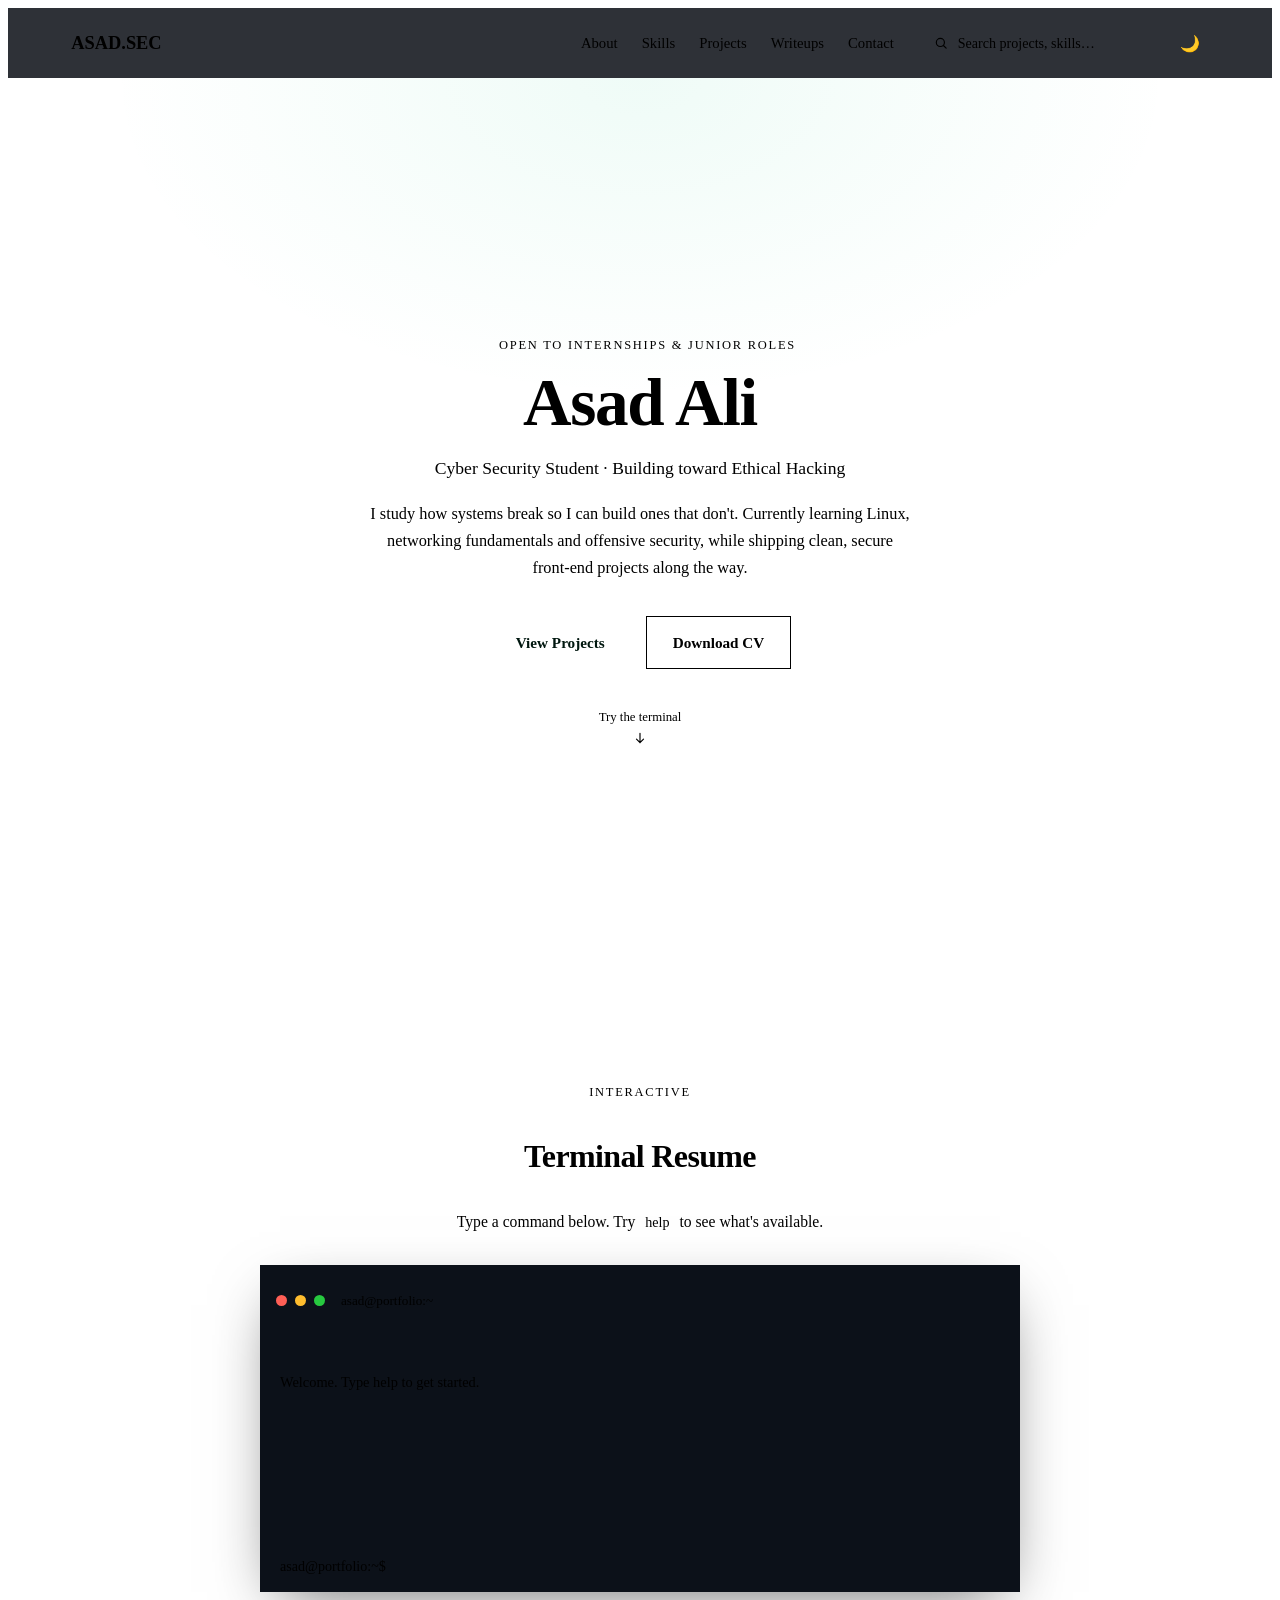
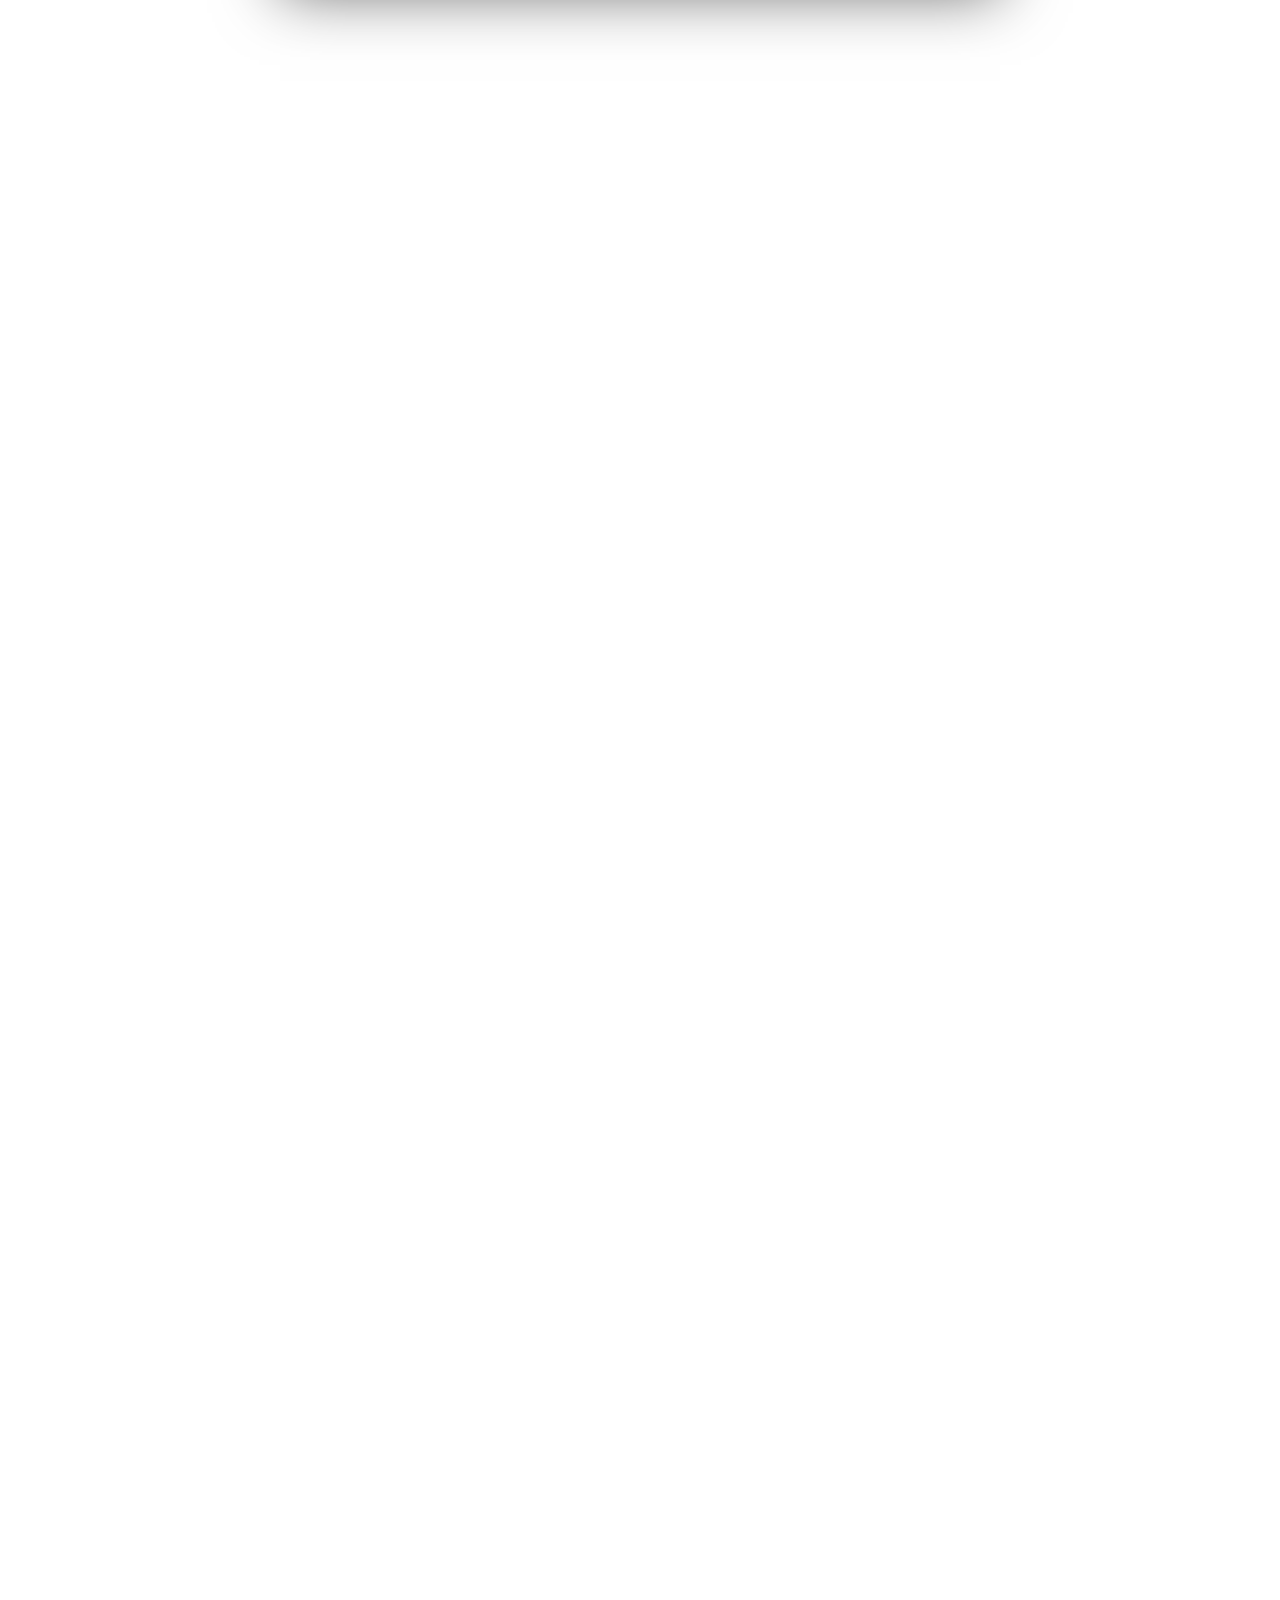
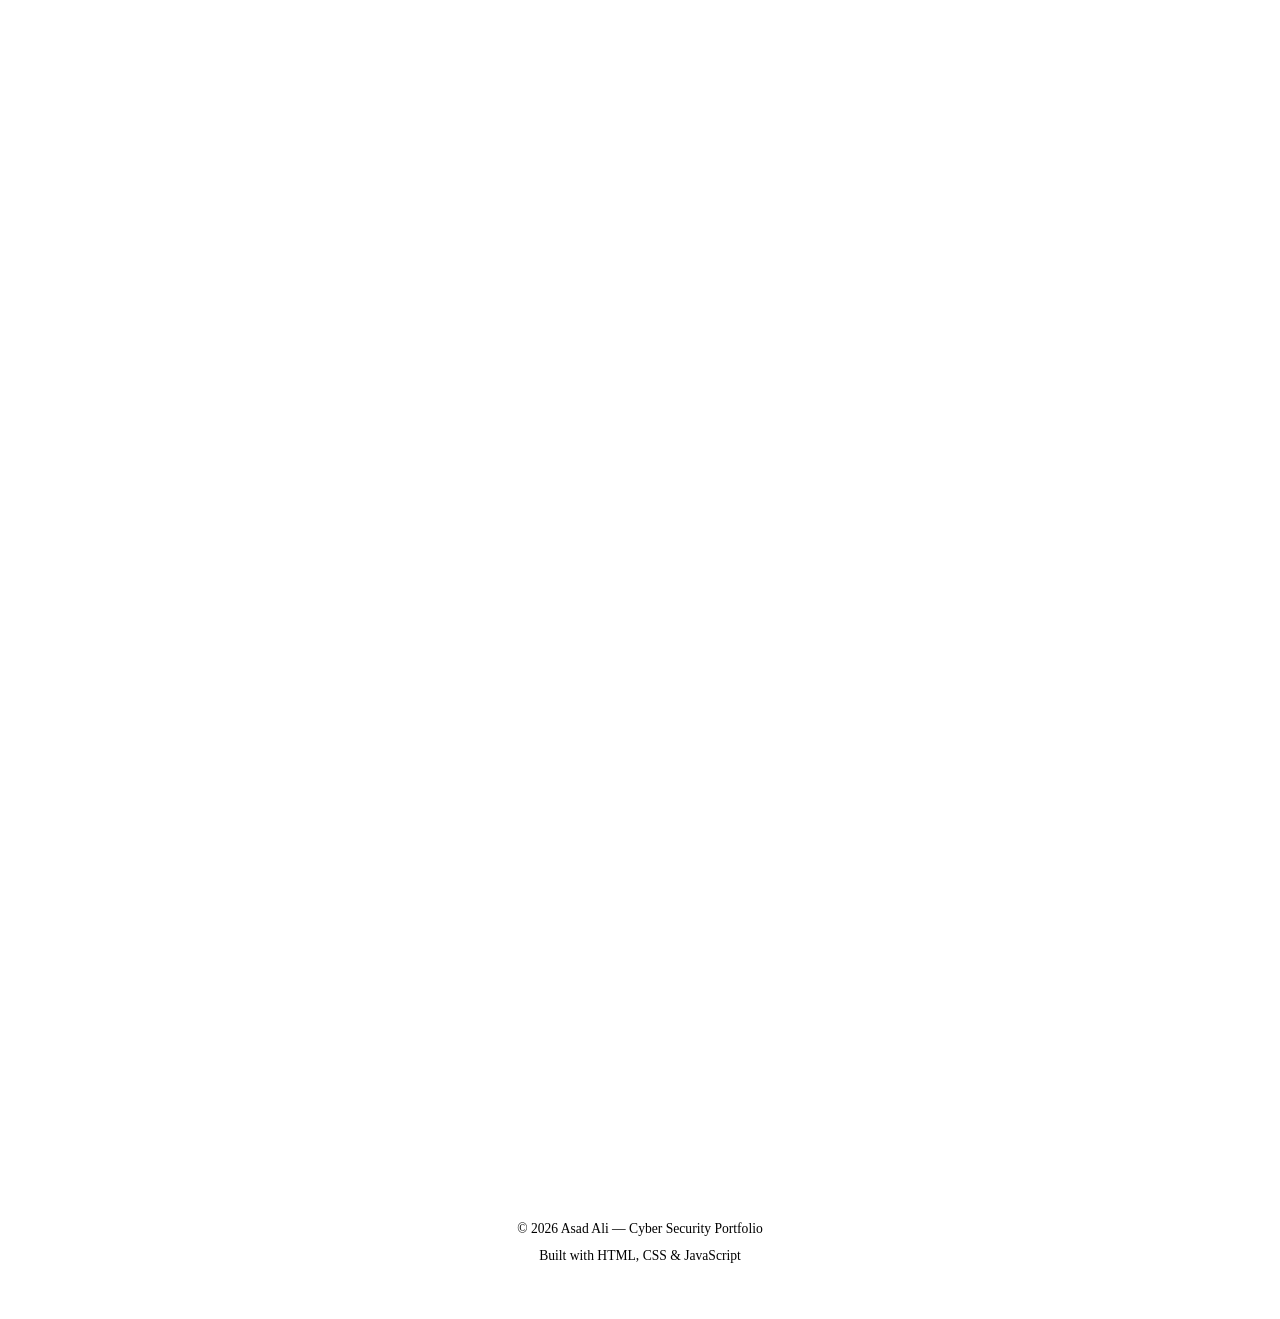
<file: index.html>
<!DOCTYPE html>
<html lang="en">
<head>
<meta charset="UTF-8">
<meta name="viewport" content="width=device-width, initial-scale=1.0">
<title>Asad Ali — Cyber Security Student &amp; Ethical Hacker in Training</title>
<meta name="description" content="Asad Ali is a Cyber Security student building secure web applications and learning ethical hacking, Linux and networking fundamentals.">

<meta property="og:type" content="website">
<meta property="og:title" content="Asad Ali — Cyber Security Student">
<meta property="og:description" content="Portfolio of Asad Ali — Cyber Security student learning ethical hacking, Linux and secure web development.">
<meta property="og:url" content="https://asaddone.github.io/hacker-num-one-/">
<meta property="og:image" content="https://asaddone.github.io/hacker-num-one-/assets/og-image.png">
<meta name="theme-color" content="#0a0e14">

<link rel="icon" href="data:image/svg+xml,%3Csvg xmlns='http://www.w3.org/2000/svg' viewBox='0 0 100 100'%3E%3Crect width='100' height='100' rx='20' fill='%230a0e14'/%3E%3Cpath d='M50 15 L82 28 V50 C82 70 68 85 50 90 C32 85 18 70 18 50 V28 Z' fill='none' stroke='%2334d399' stroke-width='5'/%3E%3Cpath d='M38 50 L46 58 L64 40' fill='none' stroke='%2334d399' stroke-width='6' stroke-linecap='round' stroke-linejoin='round'/%3E%3C/svg%3E">

<link rel="preconnect" href="https://fonts.googleapis.com">
<link rel="preconnect" href="https://fonts.gstatic.com" crossorigin>
<link href="https://fonts.googleapis.com/css2?family=Space+Grotesk:wght@500;600;700&family=Inter:wght@400;500;600&family=JetBrains+Mono:wght@400;500;600&display=swap" rel="stylesheet">

<link rel="stylesheet" href="style.css">
</head>
<body>

<div id="loader" aria-hidden="true"><div class="spinner"></div></div>

<a class="skip-link" href="#main">Skip to content</a>

<header class="navbar">
  <div class="nav-inner">
    <a href="#home" class="logo">ASAD<span>.SEC</span></a>

    <button class="nav-toggle" id="navToggle" aria-label="Toggle menu" aria-expanded="false">
      <span></span><span></span><span></span>
    </button>

    <div class="nav-right" id="navRight">
      <nav aria-label="Primary">
        <a href="#about">About</a>
        <a href="#skills">Skills</a>
        <a href="#projects">Projects</a>
        <a href="#writeups">Writeups</a>
        <a href="#contact">Contact</a>
      </nav>

      <div class="nav-search">
        <svg width="16" height="16" viewBox="0 0 24 24" fill="none" aria-hidden="true"><circle cx="11" cy="11" r="7" stroke="currentColor" stroke-width="2"/><path d="M21 21l-4.3-4.3" stroke="currentColor" stroke-width="2" stroke-linecap="round"/></svg>
        <input type="text" id="siteSearch" placeholder="Search projects, skills…" autocomplete="off">
      </div>

      <button id="themeBtn" aria-label="Toggle light/dark theme">🌙</button>
    </div>
  </div>
  <div class="search-results" id="searchResults" hidden></div>
</header>

<main id="main">

  <!-- ============ HERO ============ -->
  <section class="hero" id="home">
    <div class="hero-inner">
      <p class="eyebrow"><span class="status-dot"></span>Open to internships &amp; junior roles</p>
      <h1>Asad Ali</h1>
      <p class="hero-role">Cyber Security Student <span class="dot-sep">·</span> Building toward Ethical Hacking</p>
      <p class="hero-desc">
        I study how systems break so I can build ones that don't. Currently learning
        Linux, networking fundamentals and offensive security, while shipping clean,
        secure front-end projects along the way.
      </p>

      <div class="hero-actions">
        <a href="#projects" class="btn btn-primary">View Projects</a>
        <a href="assets/cv.md" download class="btn btn-ghost">Download CV</a>
      </div>

      <button class="scroll-hint" id="scrollHint" aria-label="Scroll to terminal">
        <span>Try the terminal</span>
        <svg width="14" height="14" viewBox="0 0 24 24" fill="none"><path d="M12 4v16m0 0l-6-6m6 6l6-6" stroke="currentColor" stroke-width="2" stroke-linecap="round" stroke-linejoin="round"/></svg>
      </button>
    </div>
  </section>

  <!-- ============ TERMINAL RESUME (signature) ============ -->
  <section class="terminal-section" id="terminal-resume">
    <div class="section-head">
      <p class="eyebrow">Interactive</p>
      <h2>Terminal Resume</h2>
      <p class="section-sub">Type a command below. Try <code>help</code> to see what's available.</p>
    </div>

    <div class="terminal">
      <div class="terminal-header">
        <span class="dot red"></span><span class="dot yellow"></span><span class="dot green"></span>
        <p>asad@portfolio:~</p>
      </div>
      <div class="terminal-body" id="termBody">
        <p class="term-line">Welcome. Type <span class="term-accent">help</span> to get started.</p>
      </div>
      <div class="terminal-input-row">
        <span class="prompt">asad@portfolio:~$</span>
        <input type="text" id="termInput" autocomplete="off" spellcheck="false" aria-label="Terminal command input">
      </div>
    </div>
  </section>

  <div class="container">

    <!-- ============ ABOUT ============ -->
    <section id="about" class="reveal">
      <div class="section-head">
        <p class="eyebrow">About</p>
        <h2>Who I am</h2>
      </div>
      <div class="about-grid">
        <p class="about-text">
          I'm Asad Ali, a Cyber Security student with a hands-on interest in ethical
          hacking, Linux and secure web development. I like understanding a system well
          enough to know where it's likely to fail — and then either fixing that, or
          building something that doesn't have the same problem.
        </p>
        <p class="about-text">
          Outside of coursework, I practice on CTF-style challenges, tinker with Kali
          Linux, and build small web projects to keep my front-end skills sharp. My goal
          is to grow into a professional penetration tester / security engineer.
        </p>
      </div>
    </section>

    <!-- ============ SKILLS ============ -->
    <section id="skills" class="reveal">
      <div class="section-head">
        <p class="eyebrow">Skills</p>
        <h2>What I work with</h2>
      </div>

      <div class="skills-grid">
        <div class="skill-row">
          <div class="skill-label"><span>HTML</span><span class="skill-level">Confident</span></div>
          <div class="bar"><div class="bar-fill" data-width="90" style="background:linear-gradient(90deg,#e34f26,#f5b942)"></div></div>
        </div>
        <div class="skill-row">
          <div class="skill-label"><span>CSS</span><span class="skill-level">Confident</span></div>
          <div class="bar"><div class="bar-fill" data-width="80" style="background:linear-gradient(90deg,#2965f1,#34d399)"></div></div>
        </div>
        <div class="skill-row">
          <div class="skill-label"><span>JavaScript</span><span class="skill-level">Developing</span></div>
          <div class="bar"><div class="bar-fill" data-width="60" style="background:linear-gradient(90deg,#f0db4f,#34d399)"></div></div>
        </div>
        <div class="skill-row">
          <div class="skill-label"><span>Linux</span><span class="skill-level">Developing</span></div>
          <div class="bar"><div class="bar-fill" data-width="70" style="background:linear-gradient(90deg,#34d399,#00d9ff)"></div></div>
        </div>
      </div>

      <div class="studying-block">
        <h3>Currently studying</h3>
        <div class="chip-row">
          <span class="chip">Networking Fundamentals</span>
          <span class="chip">Kali Linux</span>
          <span class="chip">Ethical Hacking</span>
          <span class="chip">OWASP Top 10</span>
          <span class="chip">CTF Practice</span>
        </div>
      </div>
    </section>

    <!-- ============ PROJECTS ============ -->
    <section id="projects" class="reveal">
      <div class="section-head">
        <p class="eyebrow">Projects</p>
        <h2>Case studies</h2>
        <p class="section-sub">Small, real projects — built to practice, not just to demo.</p>
      </div>

      <div class="projects-grid" id="projectsGrid">

        <article class="project-card" data-search="hacker portfolio website html css javascript">
          <div class="project-top">
            <h3>Hacker-Themed Portfolio</h3>
            <span class="status-badge done">Live</span>
          </div>
          <p>This site. A personal portfolio built from scratch to practice front-end
             development and present my security journey professionally.</p>
          <div class="tag-row"><span class="tag">HTML</span><span class="tag">CSS</span><span class="tag">JavaScript</span></div>
          <div class="project-links">
            <a href="https://asaddone.github.io/hacker-num-one-/" target="_blank" rel="noopener">Live Demo →</a>
            <a href="https://github.com/asaddone/hacker-num-one-" target="_blank" rel="noopener">Source Code →</a>
          </div>
        </article>

        <article class="project-card" data-search="weather app api javascript fetch">
          <div class="project-top">
            <h3>Weather Lookup</h3>
            <span class="status-badge done">Live</span>
          </div>
          <p>A small tool that fetches live weather for any city using a public API,
             built to practice async JavaScript and error handling.</p>
          <div class="tag-row"><span class="tag">JavaScript</span><span class="tag">Fetch API</span></div>
          <div class="project-links">
            <a href="#labs">Try it in Labs →</a>
            <a href="https://github.com/asaddone/hacker-num-one-/blob/main/script.js" target="_blank" rel="noopener">Source Code →</a>
          </div>
        </article>

        <article class="project-card" data-search="password generator security random javascript">
          <div class="project-top">
            <h3>Password Generator</h3>
            <span class="status-badge done">Live</span>
          </div>
          <p>Generates strong, random passwords in-browser — a first step into thinking
             about credential security.</p>
          <div class="tag-row"><span class="tag">JavaScript</span><span class="tag">Security</span></div>
          <div class="project-links">
            <a href="#labs">Try it in Labs →</a>
            <a href="https://github.com/asaddone/hacker-num-one-/blob/main/script.js" target="_blank" rel="noopener">Source Code →</a>
          </div>
        </article>

        <article class="project-card" data-search="notes app localstorage javascript">
          <div class="project-top">
            <h3>Notes App</h3>
            <span class="status-badge done">Live</span>
          </div>
          <p>A minimal note-taking tool using browser storage, built to practice
             persisting state on the client.</p>
          <div class="tag-row"><span class="tag">JavaScript</span><span class="tag">Web Storage</span></div>
          <div class="project-links">
            <a href="#labs">Try it in Labs →</a>
            <a href="https://github.com/asaddone/hacker-num-one-/blob/main/script.js" target="_blank" rel="noopener">Source Code →</a>
          </div>
        </article>

        <article class="project-card" data-search="calculator javascript">
          <div class="project-top">
            <h3>Calculator</h3>
            <span class="status-badge done">Live</span>
          </div>
          <p>A basic arithmetic calculator — an early JavaScript exercise kept here as
             part of the learning trail.</p>
          <div class="tag-row"><span class="tag">JavaScript</span></div>
          <div class="project-links">
            <a href="#labs">Try it in Labs →</a>
            <a href="https://github.com/asaddone/hacker-num-one-/blob/main/script.js" target="_blank" rel="noopener">Source Code →</a>
          </div>
        </article>

        <article class="project-card" data-search="to-do list task manager javascript">
          <div class="project-top">
            <h3>To-Do List</h3>
            <span class="status-badge coming">In Progress</span>
          </div>
          <p>A simple task manager for practicing DOM manipulation and state updates.</p>
          <div class="tag-row"><span class="tag">JavaScript</span><span class="tag">DOM</span></div>
          <div class="project-links">
            <a href="#labs">Try it in Labs →</a>
            <a href="https://github.com/asaddone/hacker-num-one-/blob/main/script.js" target="_blank" rel="noopener">Source Code →</a>
          </div>
        </article>

      </div>
    </section>

    <!-- ============ WRITEUPS ============ -->
    <section id="writeups" class="reveal">
      <div class="section-head">
        <p class="eyebrow">Writeups</p>
        <h2>CTF &amp; Security Notes</h2>
        <p class="section-sub">Where I'll publish walkthroughs as I work through challenges.</p>
      </div>

      <div class="writeups-grid">
        <article class="writeup-card placeholder">
          <span class="tag">Coming soon</span>
          <h3>First CTF Writeup</h3>
          <p>Working through my first beginner-friendly CTF room — writeup in progress.</p>
        </article>
        <article class="writeup-card placeholder">
          <span class="tag">Coming soon</span>
          <h3>OWASP Top 10, Explained</h3>
          <p>Notes on each OWASP Top 10 vulnerability class as I study them, in plain language.</p>
        </article>
        <article class="writeup-card placeholder">
          <span class="tag">Coming soon</span>
          <h3>Home Lab Setup</h3>
          <p>Documenting my Kali Linux practice environment and the tools I'm learning.</p>
        </article>
      </div>
    </section>

    <!-- ============ LABS (relocated demos) ============ -->
    <section id="labs" class="reveal">
      <div class="section-head">
        <p class="eyebrow">Playground</p>
        <h2>Interactive Labs</h2>
        <p class="section-sub">Small working tools from the projects above — kept here so the rest of the site stays focused.</p>
      </div>

      <div class="labs-grid">

        <div class="lab-box">
          <h3>🌤 Weather Lookup</h3>
          <div class="lab-controls">
            <input type="text" id="city" placeholder="Enter a city">
            <button onclick="getWeather()">Search</button>
          </div>
          <div id="weatherResult" class="lab-output"></div>
        </div>

        <div class="lab-box">
          <h3>🔐 Password Generator</h3>
          <div class="lab-controls">
            <input type="text" id="passwordBox" readonly>
            <button onclick="generatePassword()">Generate</button>
          </div>
        </div>

        <div class="lab-box">
          <h3>🕒 Live Clock</h3>
          <div id="clock" class="lab-clock">00:00:00</div>
          <p id="date" class="lab-date"></p>
        </div>

        <div class="lab-box">
          <h3>📝 Notes</h3>
          <textarea id="noteInput" placeholder="Write a note…"></textarea>
          <div class="lab-controls">
            <button onclick="saveNote()">Save</button>
            <button onclick="loadNote()">Load</button>
            <button onclick="deleteNote()">Delete</button>
          </div>
        </div>

        <div class="lab-box">
          <h3>🧮 Calculator</h3>
          <div class="calculator">
            <input type="text" id="display" readonly>
            <button onclick="addValue('7')">7</button><button onclick="addValue('8')">8</button><button onclick="addValue('9')">9</button><button onclick="addValue('/')">/</button>
            <button onclick="addValue('4')">4</button><button onclick="addValue('5')">5</button><button onclick="addValue('6')">6</button><button onclick="addValue('*')">*</button>
            <button onclick="addValue('1')">1</button><button onclick="addValue('2')">2</button><button onclick="addValue('3')">3</button><button onclick="addValue('-')">-</button>
            <button onclick="addValue('0')">0</button><button onclick="clearDisplay()">C</button><button onclick="calculate()">=</button><button onclick="addValue('+')">+</button>
          </div>
        </div>

        <div class="lab-box">
          <h3>📋 To-Do List</h3>
          <div class="lab-controls">
            <input type="text" id="taskInput" placeholder="Enter a task">
            <button onclick="addTask()">Add</button>
          </div>
          <ul id="taskList" class="lab-list"></ul>
        </div>

      </div>
    </section>

    <!-- ============ STATS ============ -->
    <section id="website-stats" class="reveal">
      <div class="stats-grid">
        <div class="stat-box"><h3 class="counter" data-target="7">0</h3><p>Projects Built</p></div>
        <div class="stat-box"><h3 class="counter" data-target="2026">0</h3><p>Started</p></div>
        <div class="stat-box"><h3 class="counter" data-target="5">0</h3><p>Core Skills</p></div>
      </div>
    </section>

    <!-- ============ CONTACT ============ -->
    <section id="contact" class="reveal">
      <div class="section-head">
        <p class="eyebrow">Contact</p>
        <h2>Let's talk</h2>
        <p class="section-sub">Open to internships, junior roles and collaboration.</p>
      </div>

      <div class="contact-grid">
        <a class="contact-item" href="mailto:asadakbarali79@gmail.com">
          <span class="contact-label">Email</span><span>asadakbarali79@gmail.com</span>
        </a>
        <a class="contact-item" href="tel:+923247718034">
          <span class="contact-label">Phone</span><span>+92 324 7718034</span>
        </a>
      </div>

      <div class="social-links">
        <a href="https://github.com/asaddone" target="_blank" rel="noopener">GitHub</a>
        <a href="https://linkedin.com/" target="_blank" rel="noopener">LinkedIn</a>
      </div>
    </section>

  </div>
</main>

<button id="topBtn" onclick="topFunction()" aria-label="Scroll to top">↑</button>

<footer>
  <p>© 2026 Asad Ali — Cyber Security Portfolio</p>
  <p>Built with HTML, CSS &amp; JavaScript</p>
</footer>

<script src="script.js"></script>
</body>
</html>
</file>
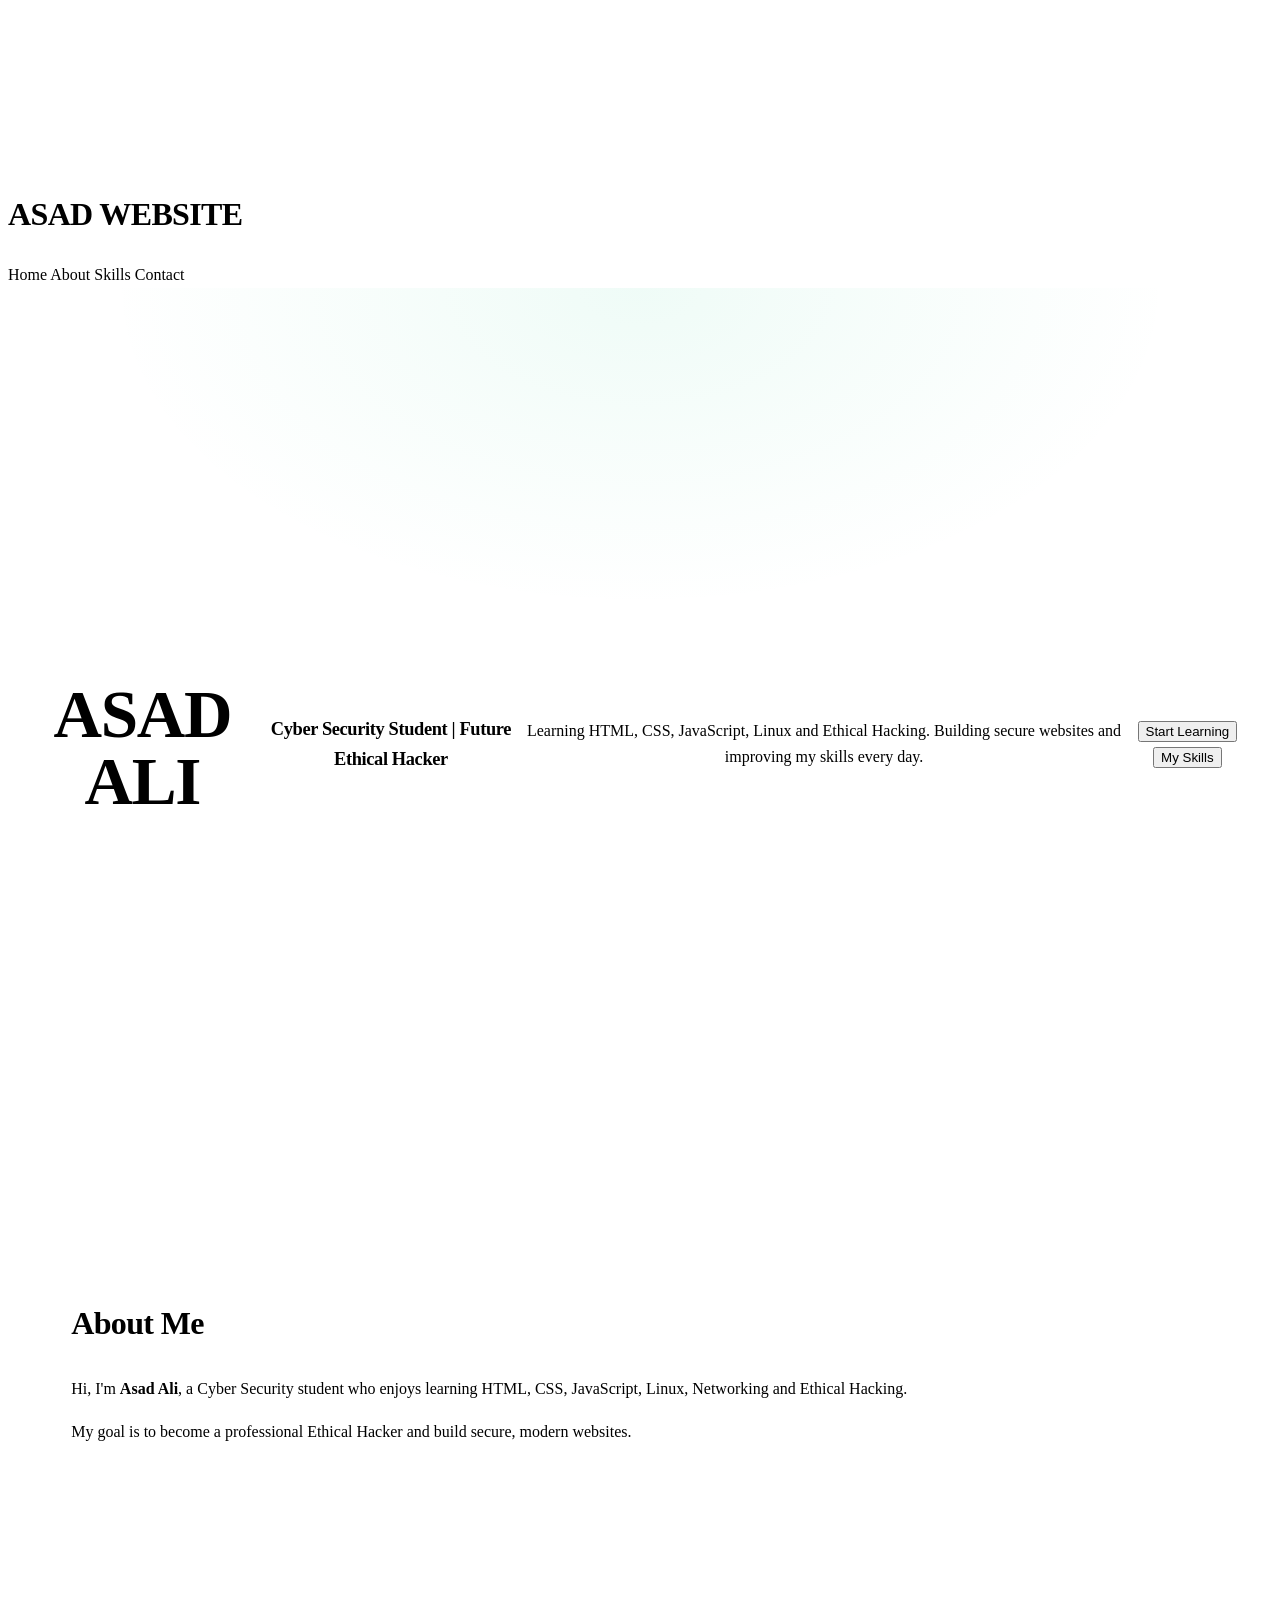
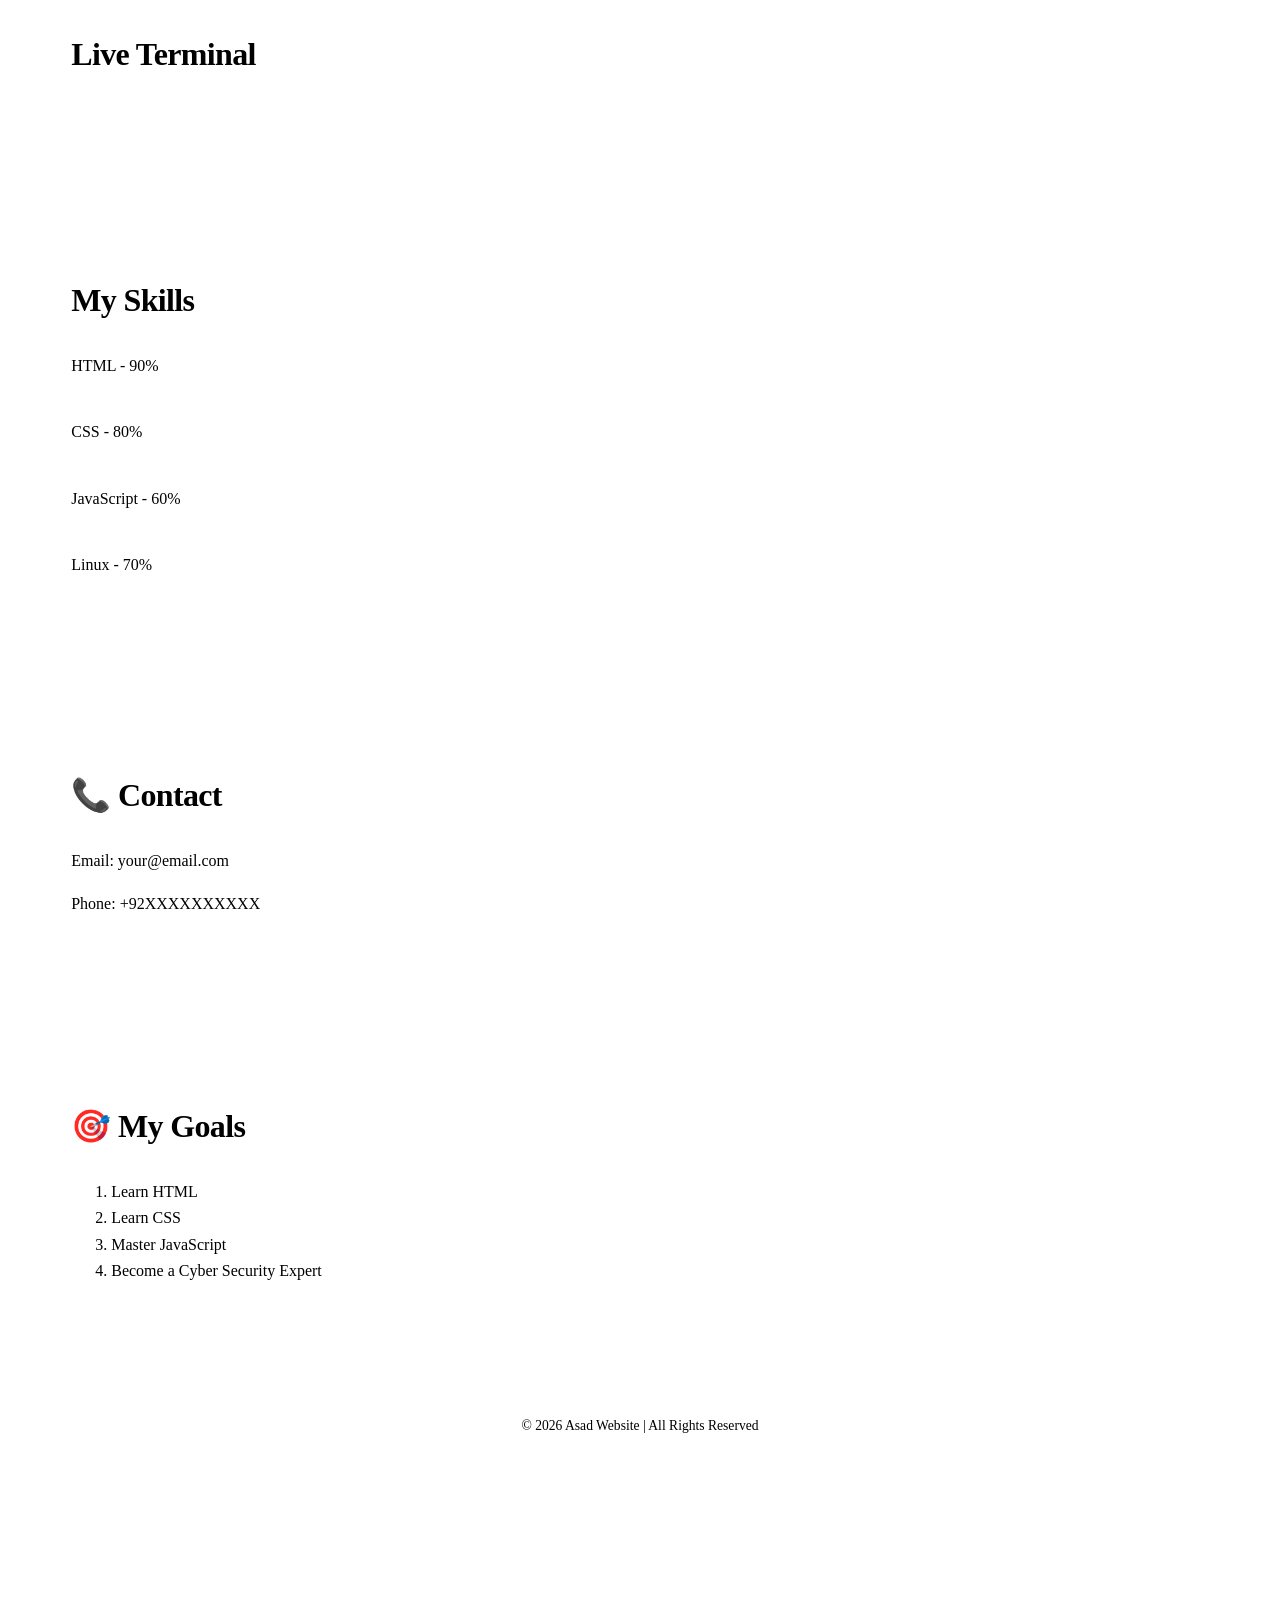
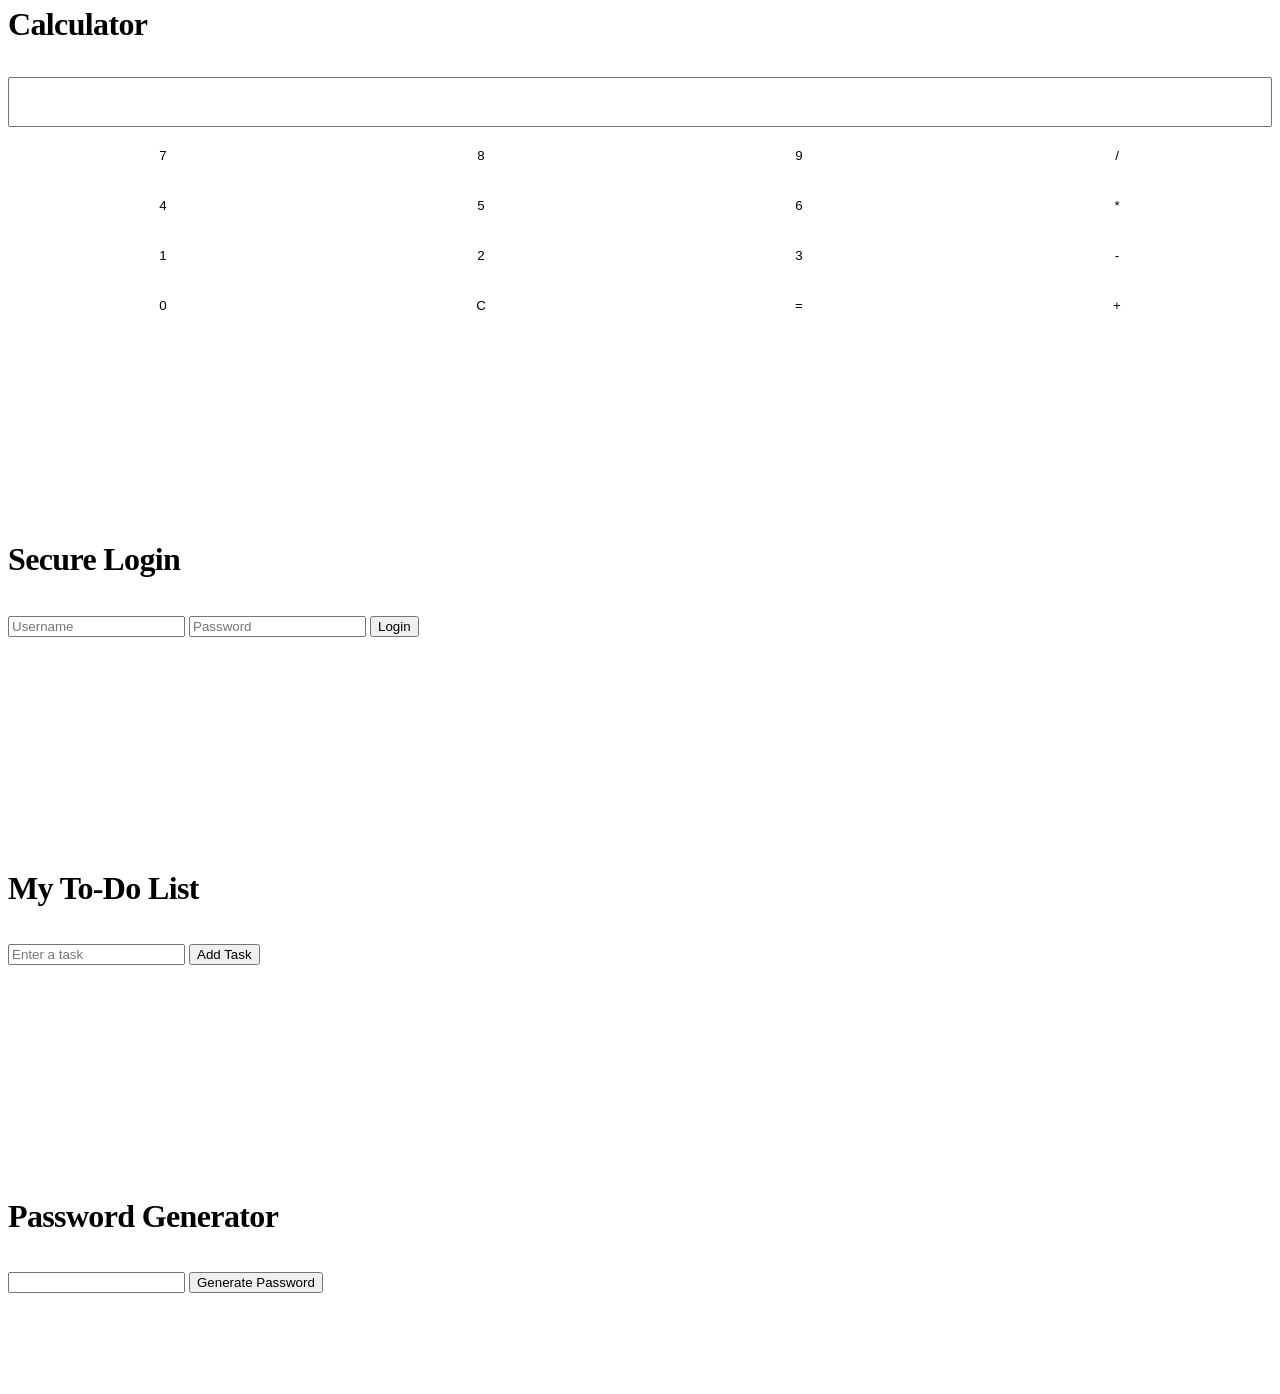
<file: index_backup.html>
<!DOCTYPE html>
<html lang="en">
<head>
    <meta charset="UTF-8">
    <meta name="viewport" content="width=device-width, initial-scale=1.0">
    <title>Asad Website</title>


         <link rel="stylesheet" href="style.css">
</head>

<body>
<canvas id="matrix"></canvas>
<header>

    <h1>ASAD WEBSITE</h1>

    <nav>
       <nav>
    <a href="#">Home</a>
    <a href="#about">About</a>
    <a href="#skills">Skills</a>
    <a href="#contact">Contact</a>
</nav>
    </nav>

</header>
<main>  <section class="hero" id="home">

    <h2 id="typing"></h2>

    <h1>ASAD ALI</h1>

    <h3>Cyber Security Student | Future Ethical Hacker</h3>

    <p>
        Learning HTML, CSS, JavaScript, Linux and Ethical Hacking.
        Building secure websites and improving my skills every day.
    </p>

    <div class="hero-buttons">
        <button onclick="welcome()">Start Learning</button>
        <button onclick="showSkills()">My Skills</button>
    </div>

</section>

<div class="container">

    <section id="about" class="card">

    <h2>About Me</h2>

    <p>
        Hi, I'm <strong>Asad Ali</strong>, a Cyber Security student who enjoys learning
        HTML, CSS, JavaScript, Linux, Networking and Ethical Hacking.
    </p>

    <p>
        My goal is to become a professional Ethical Hacker and build secure,
        modern websites.
    </p>

</section>
<section id="terminal">
    <h2>Live Terminal</h2>

    <div class="terminal-box">
        <p id="terminalText"></p>
    </div>
</section>
   <section id="skills">
    <h2>My Skills</h2>

    <div class="skill">
        <p>HTML - 90%</p>
        <div class="bar"><div class="html"></div></div>
    </div>

    <div class="skill">
        <p>CSS - 80%</p>
        <div class="bar"><div class="css"></div></div>
    </div>

    <div class="skill">
        <p>JavaScript - 60%</p>
        <div class="bar"><div class="js"></div></div>
    </div>

    <div class="skill">
        <p>Linux - 70%</p>
        <div class="bar"><div class="linux"></div></div>
    </div>
</section>

    <section id="contact" class="card">

        <h2>📞 Contact</h2>

        <p>Email: your@email.com</p>

        <p>Phone: +92XXXXXXXXXX</p>

    </section>

    <section class="card">

        <h2>🎯 My Goals</h2>

        <ol>
            <li>Learn HTML</li>
            <li>Learn CSS</li>
            <li>Master JavaScript</li>
            <li>Become a Cyber Security Expert</li>
        </ol>

    </section>

</div>

<footer>
    <p>© 2026 Asad Website | All Rights Reserved</p>
</footer>

</main>
       <section id="calculator">
    <h2>Calculator</h2>

    <div class="calculator">
        <input type="text" id="display" readonly>

        <button onclick="addValue('7')">7</button>
        <button onclick="addValue('8')">8</button>
        <button onclick="addValue('9')">9</button>
        <button onclick="addValue('/')">/</button>

        <button onclick="addValue('4')">4</button>
        <button onclick="addValue('5')">5</button>
        <button onclick="addValue('6')">6</button>
        <button onclick="addValue('*')">*</button>

        <button onclick="addValue('1')">1</button>
        <button onclick="addValue('2')">2</button>
        <button onclick="addValue('3')">3</button>
        <button onclick="addValue('-')">-</button>

        <button onclick="addValue('0')">0</button>
        <button onclick="clearDisplay()">C</button>
        <button onclick="calculate()">=</button>
        <button onclick="addValue('+')">+</button>
    </div>
</section>    <section id="login">
    <h2>Secure Login</h2>

    <div class="login-box">
        <input type="text" id="username" placeholder="Username">

        <input type="password" id="password" placeholder="Password">

        <button onclick="login()">Login</button>

        <p id="result"></p>
    </div>
</section> <section id="todo">
    <h2>My To-Do List</h2>

    <input type="text" id="taskInput" placeholder="Enter a task">

    <button onclick="addTask()">Add Task</button>

    <ul id="taskList"></ul>
</section>  <section id="password">
    <h2>Password Generator</h2>

    <input type="text" id="passwordBox" readonly>

    <button onclick="generatePassword()">Generate Password</button>
</section>    <script src="script.js"></script>
</body>

</html>
</file>
<file: style.css>
#0a0e14;
  --bg-elevated:#0f1420;
  --surface:#131a26;
  --surface-hover:#171f2e;
  --border:#1e2733;
  --border-strong:#2a3547;

  --text:#e7edf5;
  --text-dim:#94a3b8;
  --text-faint:#5b6b80;

  --accent:#34d399;
  --accent-soft:rgba(52,211,153,.12);
  --accent-strong:#5eead4;
  --amber:#f5b942;
  --danger:#f0546a;

  --font-display:'Space Grotesk', sans-serif;
  --font-body:'Inter', sans-serif;
  --font-mono:'JetBrains Mono', monospace;

  --radius-sm:8px;
  --radius:14px;
  --radius-lg:20px;
  --ease:cubic-bezier(.4,0,.2,1);
}

*{ margin:0; padding:0; box-sizing:border-box; }
html{ scroll-behavior:smooth; }

body{
  background:var(--bg);
  color:var(--text);
  font-family:var(--font-body);
  line-height:1.65;
  overflow-x:hidden;
  -webkit-font-smoothing:antialiased;
}

@media (prefers-reduced-motion: reduce){
  html{ scroll-behavior:auto; }
  *{ animation-duration:.01ms !important; animation-iteration-count:1 !important; transition-duration:.01ms !important; }
}

.skip-link{
  position:absolute; left:-999px; top:0;
  background:var(--accent); color:#000; padding:10px 16px; z-index:10000; border-radius:0 0 8px 0;
}
.skip-link:focus{ left:0; }

a{ color:var(--accent); text-decoration:none; transition:color .2s var(--ease); }
a:hover{ color:var(--accent-strong); }

img{ max-width:100%; display:block; }

::selection{ background:var(--accent); color:#00120c; }

::-webkit-scrollbar{ width:10px; }
::-webkit-scrollbar-track{ background:var(--bg); }
::-webkit-scrollbar-thumb{ background:var(--border-strong); border-radius:20px; }
::-webkit-scrollbar-thumb:hover{ background:var(--accent); }

:focus-visible{
  outline:2px solid var(--accent);
  outline-offset:3px;
  border-radius:4px;
}

h1,h2,h3{ font-family:var(--font-display); color:var(--text); font-weight:600; letter-spacing:-.02em; }
h2{ font-size:2rem; }
h3{ font-size:1.15rem; }
p{ color:var(--text-dim); }

code{ font-family:var(--font-mono); background:var(--surface); padding:2px 6px; border-radius:4px; color:var(--accent); font-size:.9em; }

.container{ width:90%; max-width:1160px; margin:auto; }
section{ padding:90px 0; }
.container > section{ padding:70px 0; border-top:1px solid var(--border); }
.container > section:first-child{ border-top:none; }

.section-head{ margin-bottom:36px; max-width:640px; }
.eyebrow{
  font-family:var(--font-mono); font-size:.78rem; letter-spacing:.14em; text-transform:uppercase;
  color:var(--accent); margin-bottom:10px; display:flex; align-items:center; gap:8px;
}
.section-sub{ color:var(--text-dim); margin-top:8px; font-size:.98rem; }

.btn{
  display:inline-flex; align-items:center; justify-content:center; gap:8px;
  padding:13px 26px; border-radius:var(--radius-sm); font-weight:600; font-size:.95rem;
  border:1px solid transparent; cursor:pointer; transition:transform .2s var(--ease), box-shadow .2s var(--ease), background .2s var(--ease);
  font-family:var(--font-body);
}
.btn-primary{ background:var(--accent); color:#00170f; }
.btn-primary:hover{ transform:translateY(-2px); box-shadow:0 8px 24px -8px rgba(52,211,153,.5); color:#00170f; }
.btn-ghost{ background:transparent; border-color:var(--border-strong); color:var(--text); }
.btn-ghost:hover{ border-color:var(--accent); color:var(--accent); transform:translateY(-2px); }

/* ==========================================================
   LOADER
========================================================== */
#loader{
  position:fixed; inset:0; background:var(--bg); display:flex; align-items:center; justify-content:center;
  z-index:9999; transition:opacity .4s var(--ease), visibility .4s var(--ease);
}
#loader.hidden{ opacity:0; visibility:hidden; }
.spinner{
  width:38px; height:38px; border:3px solid var(--border);
  border-top:3px solid var(--accent); border-radius:50%; animation:spin .8s linear infinite;
}
@keyframes spin{ to{ transform:rotate(360deg); } }

/* ==========================================================
   NAVBAR
========================================================== */
.navbar{
  position:sticky; top:0; z-index:1000;
  background:rgba(10,14,20,.85); backdrop-filter:blur(10px);
  border-bottom:1px solid var(--border);
}
.nav-inner{
  width:90%; max-width:1160px; margin:auto;
  display:flex; align-items:center; justify-content:space-between; padding:16px 0;
}
.logo{ font-family:var(--font-display); font-weight:700; font-size:1.15rem; color:var(--text); }
.logo span{ color:var(--accent); }
.logo:hover{ color:var(--text); }

.nav-right{ display:flex; align-items:center; gap:28px; }
nav[aria-label="Primary"]{ display:flex; gap:24px; }
nav[aria-label="Primary"] a{ color:var(--text-dim); font-size:.92rem; font-weight:500; }
nav[aria-label="Primary"] a:hover{ color:var(--text); }

.nav-search{
  display:flex; align-items:center; gap:8px;
  background:var(--surface); border:1px solid var(--border); border-radius:var(--radius-sm);
  padding:8px 12px; color:var(--text-faint); min-width:190px;
}
.nav-search input{
  background:transparent; border:none; outline:none; color:var(--text); font-family:var(--font-body);
  font-size:.88rem; width:100%;
}
.nav-search input::placeholder{ color:var(--text-faint); }

#themeBtn{
  background:var(--surface); border:1px solid var(--border); border-radius:var(--radius-sm);
  width:38px; height:38px; cursor:pointer; font-size:16px; color:var(--text);
}
#themeBtn:hover{ border-color:var(--accent); }

.nav-toggle{ display:none; flex-direction:column; gap:4px; background:none; border:none; cursor:pointer; padding:6px; }
.nav-toggle span{ width:22px; height:2px; background:var(--text); border-radius:2px; }

.search-results{
  width:90%; max-width:1160px; margin:0 auto; padding:14px 0;
}
.search-results a{
  display:block; padding:10px 14px; border:1px solid var(--border); border-radius:var(--radius-sm);
  margin-top:8px; color:var(--text); background:var(--surface);
}
.search-results a:hover{ border-color:var(--accent); }
.search-results .no-results{ color:var(--text-faint); font-size:.9rem; padding:6px 0; }

/* ==========================================================
   HERO
========================================================== */
.hero{
  min-height:88vh; display:flex; align-items:center; justify-content:center;
  text-align:center; padding:60px 20px;
  background:
    radial-gradient(ellipse 60% 50% at 50% 0%, rgba(52,211,153,.08), transparent 70%);
}
.hero-inner{ max-width:680px; }

.status-dot{
  width:7px; height:7px; border-radius:50%; background:var(--accent); display:inline-block;
  box-shadow:0 0 0 3px var(--accent-soft); animation:pulse 2s infinite;
}
@keyframes pulse{ 0%,100%{ opacity:1; } 50%{ opacity:.4; } }

.eyebrow{ justify-content:center; }

.hero h1{
  font-size:clamp(2.6rem, 6vw, 4.2rem); margin:14px 0 6px; line-height:1;
}
.hero-role{ color:var(--text); font-size:1.1rem; font-weight:500; margin-bottom:18px; }
.dot-sep{ color:var(--text-faint); }
.hero-desc{ font-size:1.02rem; max-width:540px; margin:0 auto 34px; }

.hero-actions{ display:flex; gap:14px; justify-content:center; flex-wrap:wrap; margin-bottom:40px; }

.scroll-hint{
  background:none; border:none; color:var(--text-faint); font-family:var(--font-mono);
  font-size:.8rem; display:flex; flex-direction:column; align-items:center; gap:6px; cursor:pointer;
  margin:0 auto; transition:color .2s;
}
.scroll-hint:hover{ color:var(--accent); }
.scroll-hint svg{ animation:bob 1.6s infinite; }
@keyframes bob{ 0%,100%{ transform:translateY(0);} 50%{ transform:translateY(4px);} }

/* ==========================================================
   TERMINAL RESUME
========================================================== */
.terminal-section{ padding:80px 0; background:var(--bg-elevated); border-top:1px solid var(--border); border-bottom:1px solid var(--border); }
.terminal-section .section-head{ width:90%; max-width:760px; margin:0 auto 30px; text-align:center; }
.terminal-section .eyebrow{ justify-content:center; }
.terminal-section .section-sub{ margin:8px auto 0; }

.terminal{
  width:90%; max-width:760px; margin:0 auto;
  background:#0c1119; border:1px solid var(--border-strong); border-radius:var(--radius);
  overflow:hidden; box-shadow:0 20px 60px -20px rgba(0,0,0,.6);
}
.terminal-header{
  background:var(--surface); display:flex; align-items:center; gap:8px; padding:12px 16px;
  border-bottom:1px solid var(--border);
}
.dot{ width:11px; height:11px; border-radius:50%; }
.dot.red{ background:#ff5f56; } .dot.yellow{ background:#ffbd2e; } .dot.green{ background:#27c93f; }
.terminal-header p{ color:var(--text-faint); font-family:var(--font-mono); font-size:.82rem; margin-left:8px; }

.terminal-body{
  padding:20px 20px 4px; font-family:var(--font-mono); font-size:.9rem; min-height:180px;
  max-height:320px; overflow-y:auto; color:var(--text-dim);
}
.term-line{ margin-bottom:10px; white-space:pre-wrap; }
.term-accent{ color:var(--accent); }
.term-prompt-echo{ color:var(--text); }
.term-error{ color:var(--danger); }

.terminal-input-row{
  display:flex; align-items:center; gap:10px; padding:14px 20px; border-top:1px solid var(--border);
  font-family:var(--font-mono);
}
.prompt{ color:var(--accent); font-size:.88rem; white-space:nowrap; }
.terminal-input-row input{
  flex:1; background:transparent; border:none; outline:none; color:var(--text); font-family:var(--font-mono); font-size:.9rem;
}

/* ==========================================================
   ABOUT
========================================================== */
.about-grid{ display:grid; grid-template-columns:1fr 1fr; gap:32px; }
.about-text{ font-size:1rem; }

/* ==========================================================
   SKILLS
========================================================== */
.skills-grid{ display:flex; flex-direction:column; gap:22px; max-width:600px; }
.skill-row{ width:100%; }
.skill-label{ display:flex; justify-content:space-between; margin-bottom:8px; font-size:.92rem; color:var(--text); }
.skill-level{ color:var(--text-faint); font-family:var(--font-mono); font-size:.8rem; }
.bar{ width:100%; height:8px; background:var(--surface); border-radius:20px; overflow:hidden; border:1px solid var(--border); }
.bar-fill{ height:100%; width:0; border-radius:20px; transition:width 1.2s var(--ease); }

.studying-block{ margin-top:44px; }
.studying-block h3{ margin-bottom:14px; font-size:1rem; color:var(--text-dim); font-weight:600; text-transform:uppercase; letter-spacing:.04em; font-family:var(--font-body); }
.chip-row{ display:flex; flex-wrap:wrap; gap:10px; }
.chip{
  font-family:var(--font-mono); font-size:.82rem; padding:8px 14px; border-radius:20px;
  border:1px solid var(--border-strong); color:var(--text-dim); background:var(--surface);
}

/* ==========================================================
   PROJECTS
========================================================== */
.projects-grid{ display:grid; grid-template-columns:repeat(auto-fit, minmax(280px,1fr)); gap:20px; }
.project-card{
  background:var(--surface); border:1px solid var(--border); border-radius:var(--radius);
  padding:24px; transition:transform .25s var(--ease), border-color .25s var(--ease), box-shadow .25s var(--ease);
}
.project-card:hover{ transform:translateY(-5px); border-color:var(--border-strong); box-shadow:0 16px 40px -18px rgba(0,0,0,.5); }
.project-top{ display:flex; justify-content:space-between; align-items:flex-start; gap:10px; margin-bottom:10px; }
.project-card h3{ font-size:1.05rem; }
.project-card p{ font-size:.92rem; margin-bottom:16px; }

.status-badge{ font-family:var(--font-mono); font-size:.72rem; padding:4px 10px; border-radius:20px; white-space:nowrap; }
.status-badge.done{ color:var(--accent); background:var(--accent-soft); }
.status-badge.coming{ color:var(--amber); background:rgba(245,185,66,.12); }

.tag-row{ display:flex; flex-wrap:wrap; gap:8px; margin-bottom:16px; }
.tag{ font-family:var(--font-mono); font-size:.74rem; padding:4px 10px; border-radius:6px; background:var(--bg-elevated); color:var(--text-faint); border:1px solid var(--border); }

.project-links{ display:flex; gap:16px; flex-wrap:wrap; }
.project-links a{ font-size:.86rem; font-weight:500; }

/* ==========================================================
   WRITEUPS
========================================================== */
.writeups-grid{ display:grid; grid-template-columns:repeat(auto-fit, minmax(260px,1fr)); gap:20px; }
.writeup-card{
  background:var(--surface); border:1px dashed var(--border-strong); border-radius:var(--radius); padding:22px;
}
.writeup-card h3{ font-size:1rem; margin:10px 0 8px; }
.writeup-card p{ font-size:.88rem; }
.writeup-card .tag{ background:rgba(245,185,66,.1); color:var(--amber); border-color:transparent; }

/* ==========================================================
   LABS
========================================================== */
.labs-grid{ display:grid; grid-template-columns:repeat(auto-fit, minmax(240px,1fr)); gap:18px; }
.lab-box{
  background:var(--surface); border:1px solid var(--border); border-radius:var(--radius); padding:20px;
}
.lab-box h3{ font-size:.96rem; margin-bottom:14px; }
.lab-controls{ display:flex; gap:8px; flex-wrap:wrap; }
.lab-box input[type="text"], .lab-box textarea{
  background:var(--bg-elevated); border:1px solid var(--border); color:var(--text);
  padding:9px 12px; border-radius:var(--radius-sm); font-family:var(--font-body); font-size:.88rem; flex:1; min-width:120px;
}
.lab-box textarea{ width:100%; height:90px; resize:vertical; margin-bottom:10px; font-family:var(--font-mono); }
.lab-box button{
  background:var(--accent); color:#00170f; border:none; padding:9px 16px; border-radius:var(--radius-sm);
  font-weight:600; font-size:.86rem; cursor:pointer; transition:transform .2s;
}
.lab-box button:hover{ transform:translateY(-2px); }
.lab-output{ margin-top:12px; font-size:.9rem; color:var(--text); }
.lab-clock{ font-family:var(--font-mono); font-size:1.8rem; color:var(--accent); }
.lab-date{ font-size:.85rem; margin-top:4px; }
.lab-list{ list-style:none; margin-top:12px; display:flex; flex-direction:column; gap:8px; }
.lab-list li{
  background:var(--bg-elevated); border:1px solid var(--border); border-radius:var(--radius-sm);
  padding:9px 12px; display:flex; justify-content:space-between; align-items:center; font-size:.88rem; color:var(--text);
}
.lab-list button{ background:none; border:none; color:var(--text-faint); cursor:pointer; font-size:.8rem; }

.calculator{ display:grid; grid-template-columns:repeat(4,1fr); gap:8px; }
.calculator input{ grid-column:span 4; text-align:right; font-family:var(--font-mono); font-size:1.1rem; height:44px; }
.calculator button{ height:42px; background:var(--bg-elevated); color:var(--text); border:1px solid var(--border); }
.calculator button:hover{ background:var(--accent); color:#00170f; }

/* ==========================================================
   STATS
========================================================== */
.stats-grid{ display:flex; justify-content:center; gap:24px; flex-wrap:wrap; }
.stat-box{
  flex:1; min-width:160px; max-width:220px; text-align:center; padding:26px 20px;
  background:var(--surface); border:1px solid var(--border); border-radius:var(--radius);
  transition:transform .25s var(--ease);
}
.stat-box:hover{ transform:translateY(-4px); }
.stat-box h3{ font-size:2.2rem; color:var(--accent); }
.stat-box p{ margin-top:6px; font-size:.88rem; }

/* ==========================================================
   CONTACT
========================================================== */
.contact-grid{ display:flex; gap:16px; flex-wrap:wrap; margin-bottom:24px; }
.contact-item{
  flex:1; min-width:220px; background:var(--surface); border:1px solid var(--border); border-radius:var(--radius);
  padding:18px 20px; display:flex; flex-direction:column; gap:4px; color:var(--text); transition:border-color .2s;
}
.contact-item:hover{ border-color:var(--accent); color:var(--text); }
.contact-label{ font-family:var(--font-mono); font-size:.74rem; color:var(--text-faint); text-transform:uppercase; letter-spacing:.06em; }

.social-links{ display:flex; gap:12px; flex-wrap:wrap; }
.social-links a{
  padding:10px 18px; border:1px solid var(--border-strong); border-radius:var(--radius-sm); color:var(--text-dim); font-size:.9rem;
}
.social-links a:hover{ border-color:var(--accent); color:var(--accent); }

/* ==========================================================
   FOOTER
========================================================== */
footer{ text-align:center; padding:40px 20px; border-top:1px solid var(--border); background:var(--bg-elevated); }
footer p{ font-size:.85rem; margin:4px 0; color:var(--text-faint); }

/* ==========================================================
   SCROLL TOP BUTTON
========================================================== */
#topBtn{
  display:none; position:fixed; bottom:24px; right:24px; z-index:99;
  width:44px; height:44px; border-radius:50%; border:1px solid var(--border-strong);
  background:var(--surface); color:var(--text); cursor:pointer; font-size:18px;
  box-shadow:0 10px 30px -12px rgba(0,0,0,.6); transition:transform .2s, border-color .2s;
}
#topBtn:hover{ transform:translateY(-3px); border-color:var(--accent); color:var(--accent); }

/* ==========================================================
   REVEAL ON SCROLL
========================================================== */
.reveal{ opacity:0; transform:translateY(24px); transition:opacity .7s var(--ease), transform .7s var(--ease); }
.reveal.visible{ opacity:1; transform:translateY(0); }

/* ==========================================================
   LIGHT THEME
========================================================== */
body.light-theme{
  --bg:#f7f9fb;
  --bg-elevated:#ffffff;
  --surface:#ffffff;
  --surface-hover:#f1f4f8;
  --border:#e3e8ee;
  --border-strong:#cdd6e0;
  --text:#0f1720;
  --text-dim:#4a5568;
  --text-faint:#8492a6;
}
body.light-theme .navbar{ background:rgba(247,249,251,.9); }
body.light-theme .terminal-section{ background:var(--bg-elevated); }
body.light-theme #loader{ background:var(--bg); }

/* ==========================================================
   RESPONSIVE
========================================================== */
@media (max-width: 860px){
  .about-grid{ grid-template-columns:1fr; }
  .nav-toggle{ display:flex; }
  .nav-right{
    position:fixed; top:65px; left:0; right:0; background:var(--bg-elevated);
    flex-direction:column; align-items:stretch; gap:16px; padding:20px 24px;
    border-bottom:1px solid var(--border); transform:translateY(-130%); transition:transform .3s var(--ease);
  }
 
 .nav-right.open{ transform:translateY(0); }
  nav[aria-label="Primary"]{ flex-direction:column; gap:14px; }
  .nav-search{ width:100%; }
}

@media (max-width: 520px){
  .hero h1{ font-size:2.3rem; }
  section{ padding:60px 0; }
  .container > section{ padding:50px 0; }
}
</file>
